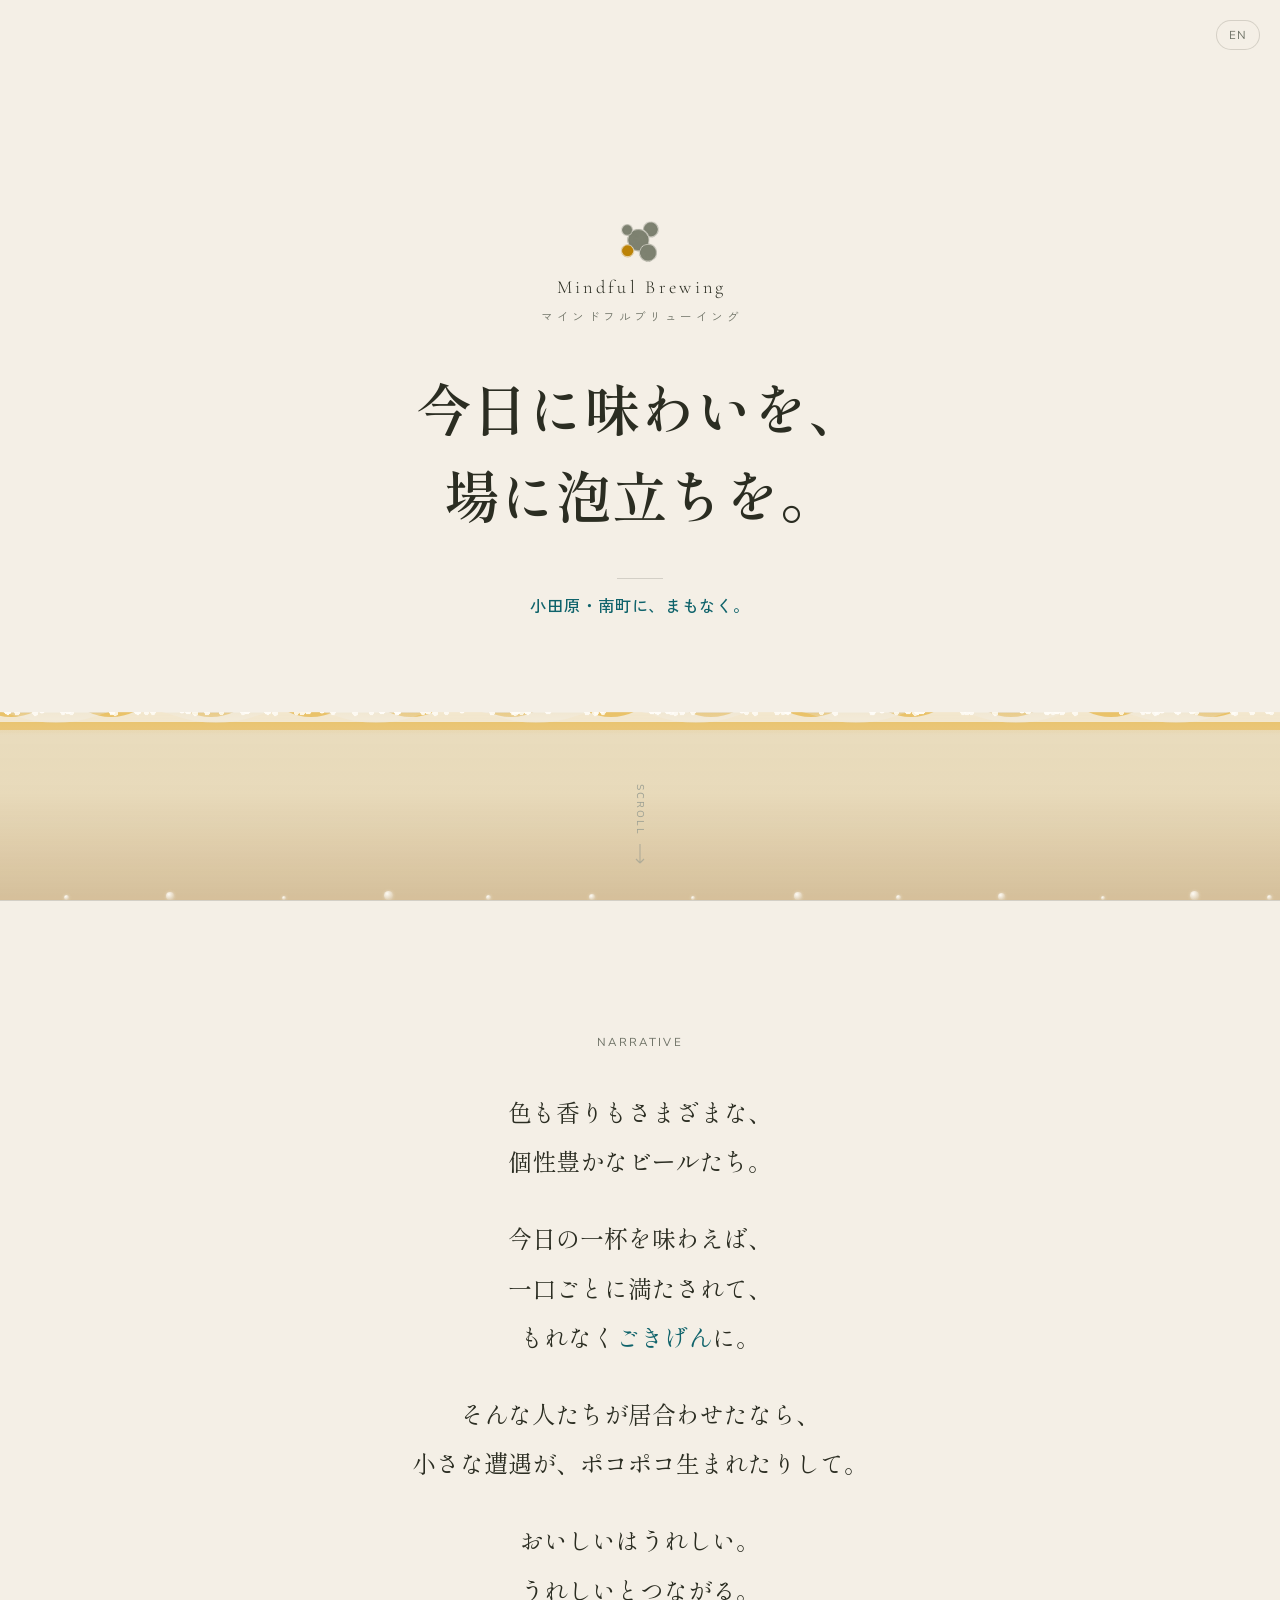
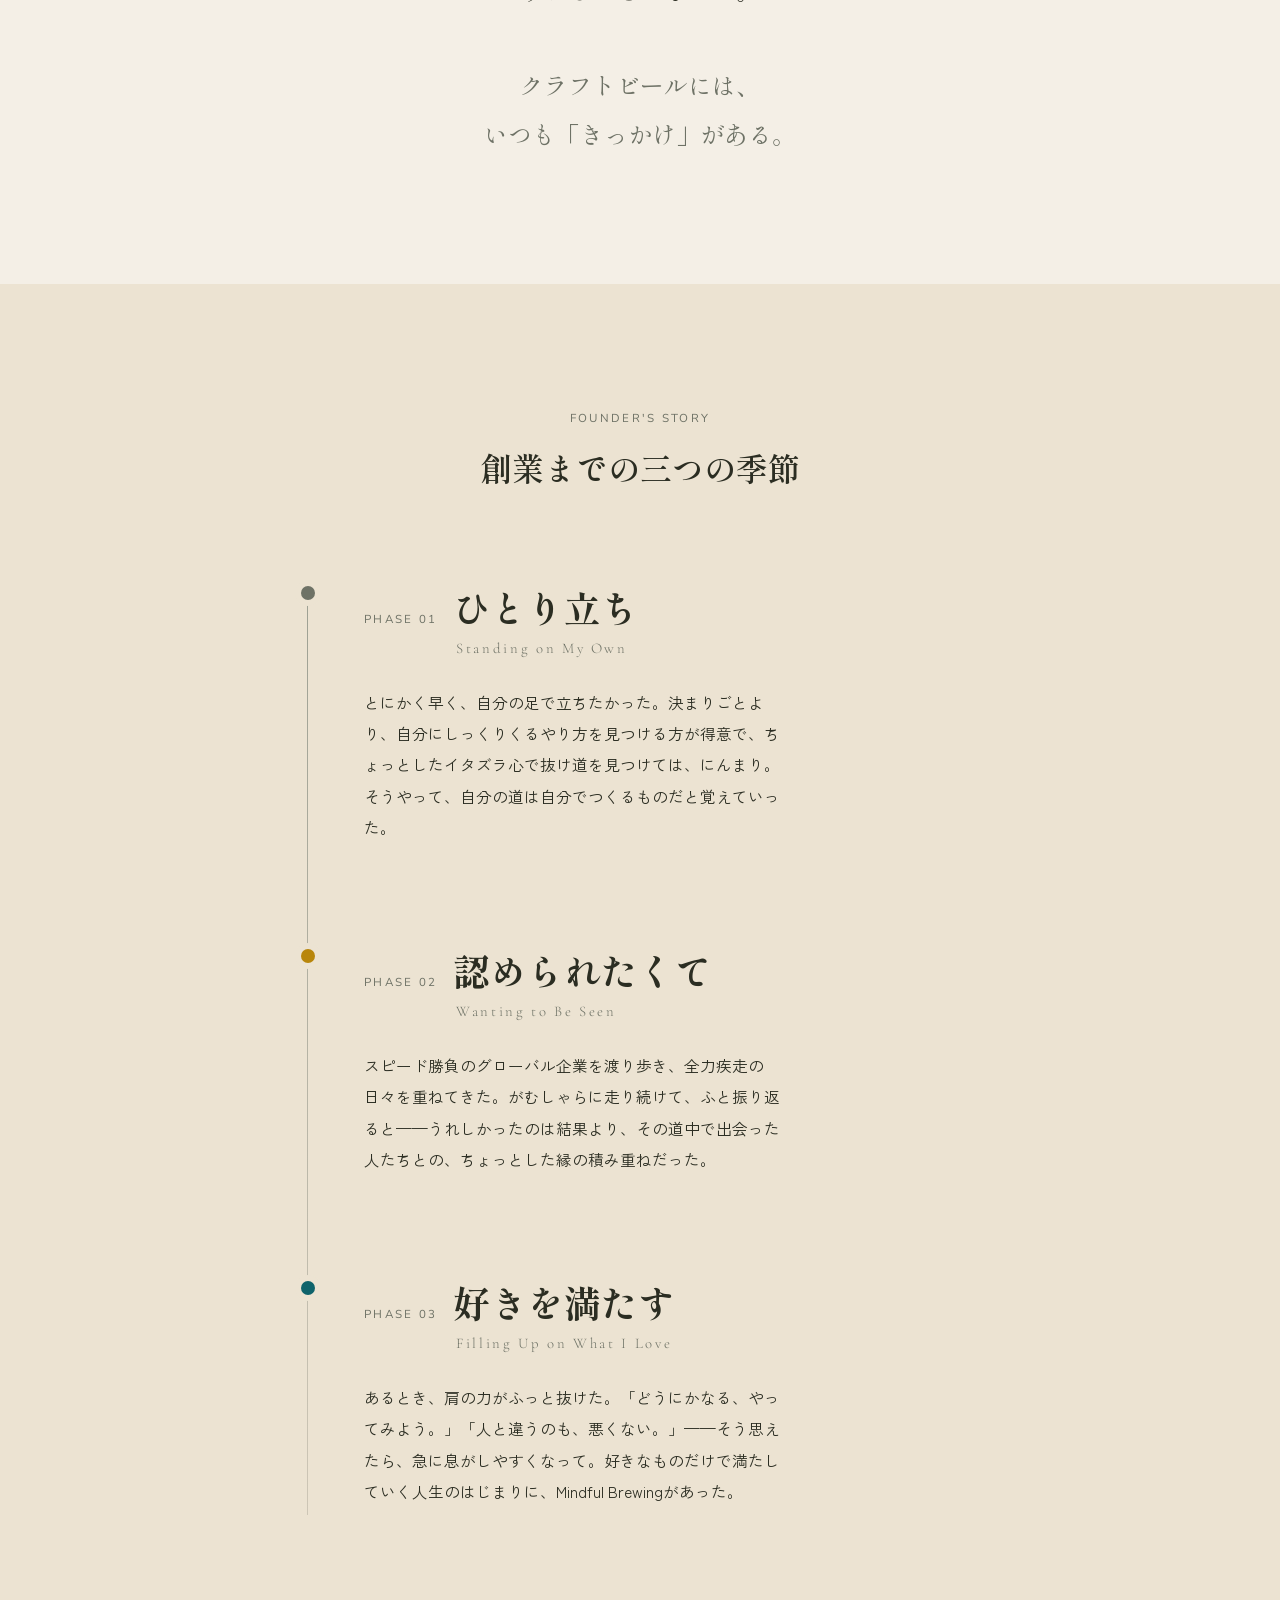
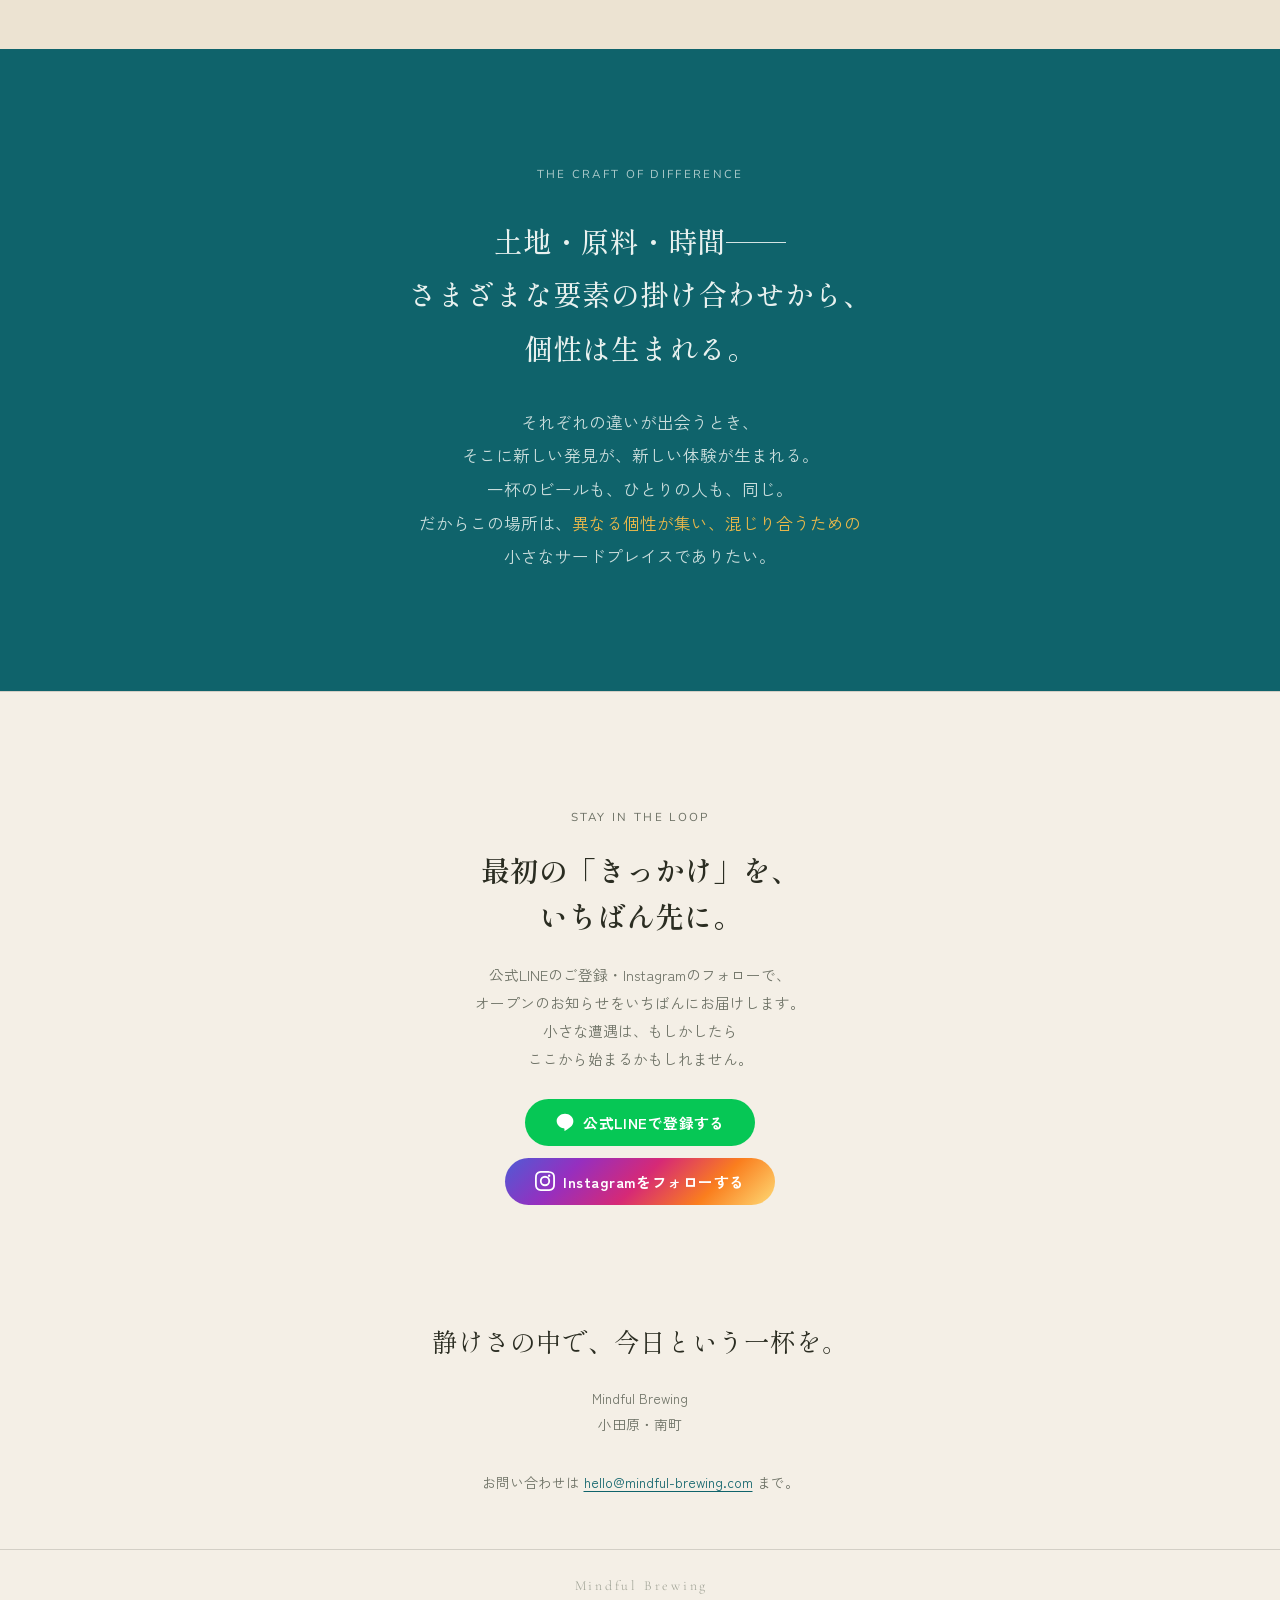
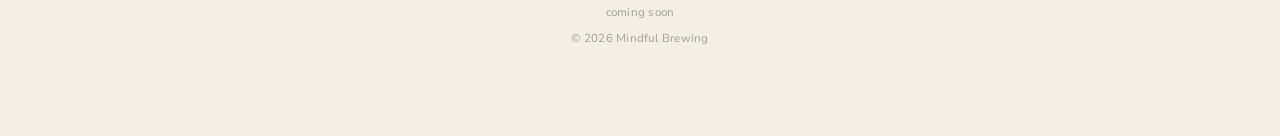
<file: index.html>
<!doctype html>
<html lang="ja">
<head>
<meta charset="utf-8">
<meta name="viewport" content="width=device-width,initial-scale=1,viewport-fit=cover">
<title>Mindful Brewing | 小田原・南町のクラフトビールタップルーム(オープン準備中)</title>
<meta name="description" content="今日に味わいを、場に泡立ちを。小田原・南町にオープン予定の、10席のクラフトビールルーム。">
<link rel="preconnect" href="https://fonts.googleapis.com">
<link rel="preconnect" href="https://fonts.gstatic.com" crossorigin>
<link href="https://fonts.googleapis.com/css2?family=Shippori+Mincho:wght@400;500;600;700;800&family=Zen+Kaku+Gothic+New:wght@300;400;500;700&family=Cormorant+Garamond:wght@300;400&family=Nunito+Sans:wght@300;400&display=swap" rel="stylesheet">
<link rel="stylesheet" href="assets/styles.css">
<link rel="icon" type="image/png" href="assets/favicon.png">
<!-- Google tag (gtag.js) -->
<script async src="https://www.googletagmanager.com/gtag/js?id=G-1BBQNWQM2M"></script>
<script>
  window.dataLayer = window.dataLayer || [];
  function gtag(){dataLayer.push(arguments);}
  gtag('js', new Date());
  gtag('config', 'G-1BBQNWQM2M');
</script>
<script type="application/ld+json">
{
  "@context": "https://schema.org",
  "@type": "BarOrPub",
  "name": "Mindful Brewing",
  "alternateName": "マインドフルブリューイング",
  "description": "神奈川県小田原市・南町にオープン準備中のクラフトビールタップルーム。カウンター10席の小さな空間で、個性豊かなクラフトビールとノンアルコールビール「Quiet IPA」を提供予定。",
  "url": "https://teaser.mindful-brewing.com/",
  "image": "https://teaser.mindful-brewing.com/assets/brand-mark.png",
  "address": {
    "@type": "PostalAddress",
    "streetAddress": "南町2丁目2-17",
    "addressLocality": "小田原市",
    "addressRegion": "神奈川県",
    "postalCode": "250-0013",
    "addressCountry": "JP"
  },
  "sameAs": [
    "https://www.instagram.com/mindful_brewing",
    "https://line.me/R/ti/p/@970zmoja"
  ]
}
</script>
</head>
<body>

<a href="en/" class="lang-switch">EN</a>

<!-- POUR (scroll-linked beer fill background) -->
<div class="pour-fill" aria-hidden="true" data-active="true">
  <div class="pour-wave back"></div>
  <div class="pour-wave front"></div>
  <div class="pour-foam"></div>
  <div class="pour-bubble" style="--bx:5%;  --bs:5px; --bdur:6.2s; --bdelay:0s;    --bwob:6px;"></div>
  <div class="pour-bubble" style="--bx:13%; --bs:8px; --bdur:7.8s; --bdelay:1.1s; --bwob:10px;"></div>
  <div class="pour-bubble" style="--bx:22%; --bs:4px; --bdur:5.4s; --bdelay:2.6s; --bwob:5px;"></div>
  <div class="pour-bubble" style="--bx:30%; --bs:9px; --bdur:8.6s; --bdelay:0.4s; --bwob:12px;"></div>
  <div class="pour-bubble" style="--bx:38%; --bs:5px; --bdur:6.8s; --bdelay:3.3s; --bwob:7px;"></div>
  <div class="pour-bubble" style="--bx:46%; --bs:6px; --bdur:7.1s; --bdelay:1.8s; --bwob:9px;"></div>
  <div class="pour-bubble" style="--bx:54%; --bs:4px; --bdur:5.9s; --bdelay:0.9s; --bwob:5px;"></div>
  <div class="pour-bubble" style="--bx:62%; --bs:8px; --bdur:8.1s; --bdelay:2.2s; --bwob:11px;"></div>
  <div class="pour-bubble" style="--bx:70%; --bs:5px; --bdur:6.5s; --bdelay:3.8s; --bwob:6px;"></div>
  <div class="pour-bubble" style="--bx:78%; --bs:7px; --bdur:7.4s; --bdelay:1.6s; --bwob:9px;"></div>
  <div class="pour-bubble" style="--bx:86%; --bs:4px; --bdur:5.7s; --bdelay:2.9s; --bwob:5px;"></div>
  <div class="pour-bubble" style="--bx:93%; --bs:9px; --bdur:8.3s; --bdelay:0.7s; --bwob:13px;"></div>
  <div class="pour-bubble" style="--bx:99%; --bs:5px; --bdur:6.9s; --bdelay:3.5s; --bwob:6px;"></div>
</div>

<!-- HERO -->
<section class="hero">
  <div class="wrap hero-inner">
    <div class="mark fade-in fade-in-1">
      <img class="brand-mark" src="assets/brand-mark.png" alt="Mindful Brewing 泡ロゴ — 5つの泡が円形に重なるシンボルマーク">
      <div class="mark-en">Mindful Brewing</div>
      <div class="mark-jp">マインドフルブリューイング</div>
    </div>

    <h1 class="vision serif fade-in fade-in-2">今日に味わいを、<br>場に泡立ちを。</h1>

    <div class="coming-soon fade-in fade-in-3">
      <div class="rule"></div>
      <div class="coming-soon-line">小田原・南町に、まもなく。</div>
    </div>
  </div>
  <div class="scroll-cue fade-in fade-in-4" aria-hidden="true">
    <span>SCROLL</span>
    <svg width="10" height="20" viewBox="0 0 10 20" fill="none"><path d="M5 0V19M5 19L1 15M5 19L9 15" stroke="currentColor" stroke-width="1.1"/></svg>
  </div>
</section>

<!-- NARRATIVE -->
<section class="narrative">
  <div class="wrap narrative-inner">
    <div class="narrative-kicker">
      <span class="kicker">NARRATIVE</span>
    </div>
    <p>色も香りもさまざまな、<br>個性豊かなビールたち。</p>
    <p>今日の一杯を味わえば、<br>一口ごとに満たされて、<br>もれなく<span class="em">ごきげん</span>に。</p>
    <p>そんな人たちが居合わせたなら、<br>小さな遭遇が、ポコポコ生まれたりして。</p>
    <p>おいしいはうれしい。<br>うれしいとつながる。</p>
    <p class="thesis-line">クラフトビールには、<br>いつも「きっかけ」がある。</p>
  </div>
</section>

<!-- FOUNDER STORY -->
<section class="founder">
  <div class="wrap">
    <div class="founder-head">
      <span class="kicker">FOUNDER'S STORY</span>
      <h2 class="serif">創業までの三つの季節</h2>
    </div>
    <div class="timeline">
      <div class="phase">
        <div class="phase-node"><span class="phase-dot" style="background: var(--rikyu);"></span></div>
        <div class="phase-body">
          <div class="phase-label">
            <span class="phase-num">PHASE 01</span>
            <span class="phase-label-text">
              <span class="phase-kanji serif">ひとり立ち</span>
              <span class="phase-en en-display">Standing on My Own</span>
            </span>
          </div>
          <p class="phase-text">とにかく早く、自分の足で立ちたかった。決まりごとより、自分にしっくりくるやり方を見つける方が得意で、ちょっとしたイタズラ心で抜け道を見つけては、にんまり。そうやって、自分の道は自分でつくるものだと覚えていった。</p>
        </div>
      </div>
      <div class="phase">
        <div class="phase-node"><span class="phase-dot" style="background: var(--kohaku);"></span></div>
        <div class="phase-body">
          <div class="phase-label">
            <span class="phase-num">PHASE 02</span>
            <span class="phase-label-text">
              <span class="phase-kanji serif">認められたくて</span>
              <span class="phase-en en-display">Wanting to Be Seen</span>
            </span>
          </div>
          <p class="phase-text">スピード勝負のグローバル企業を渡り歩き、全力疾走の日々を重ねてきた。がむしゃらに走り続けて、ふと振り返ると——うれしかったのは結果より、その道中で出会った人たちとの、ちょっとした縁の積み重ねだった。</p>
        </div>
      </div>
      <div class="phase">
        <div class="phase-node"><span class="phase-dot" style="background: var(--nagiai);"></span></div>
        <div class="phase-body">
          <div class="phase-label">
            <span class="phase-num">PHASE 03</span>
            <span class="phase-label-text">
              <span class="phase-kanji serif">好きを満たす</span>
              <span class="phase-en en-display">Filling Up on What I Love</span>
            </span>
          </div>
          <p class="phase-text">あるとき、肩の力がふっと抜けた。「どうにかなる、やってみよう。」「人と違うのも、悪くない。」——そう思えたら、急に息がしやすくなって。好きなものだけで満たしていく人生のはじまりに、Mindful Brewingがあった。</p>
        </div>
      </div>
    </div>
  </div>
</section>

<!-- THESIS -->
<section class="thesis">
  <div class="wrap thesis-inner">
    <span class="kicker">THE CRAFT OF DIFFERENCE</span>
    <p>土地・原料・時間——<br>さまざまな要素の掛け合わせから、<br>個性は生まれる。</p>
    <p class="sub">それぞれの違いが出会うとき、<br>そこに新しい発見が、新しい体験が生まれる。<br>一杯のビールも、ひとりの人も、同じ。<br>だからこの場所は、<span class="accent">異なる個性が集い、混じり合うための</span><br>小さなサードプレイスでありたい。</p>
  </div>
</section>

<!-- SIGNUP -->
<section class="signup">
  <div class="wrap signup-inner">
    <span class="kicker">STAY IN THE LOOP</span>
    <h2 class="serif signup-heading">最初の<span style="white-space:nowrap;">「きっかけ」</span>を、<br>いちばん先に。</h2>
    <p class="signup-sub">公式LINEのご登録・Instagramのフォローで、<br>オープンのお知らせをいちばんにお届けします。<br>小さな遭遇は、もしかしたら<br>ここから始まるかもしれません。</p>
    <div class="signup-actions">
      <a href="https://line.me/R/ti/p/@970zmoja" class="line-button" target="_blank" rel="noopener">
        <svg class="line-icon" width="20" height="20" viewBox="0 0 24 24" aria-hidden="true"><path fill="currentColor" d="M12 2C6.48 2 2 5.94 2 10.8c0 4.38 3.58 8.02 8.44 8.72.33.07.78.22.9.5.1.26.07.66.03.92l-.15.9c-.04.26-.2 1.02.9.56 1.1-.47 5.9-3.47 8.05-5.94C21.68 14.5 22 12.7 22 10.8 22 5.94 17.52 2 12 2Z"/></svg>
        公式LINEで登録する
      </a>
      <!-- TODO: ブロードキャストチャンネル開設後、そちらの招待リンクに差し替える(現在はプロフィールへのフォローリンク) -->
      <a href="https://www.instagram.com/mindful_brewing" class="instagram-button" target="_blank" rel="noopener">
        <svg class="instagram-icon" width="20" height="20" viewBox="0 0 24 24" aria-hidden="true"><path fill="currentColor" d="M12 2.16c3.2 0 3.58.01 4.85.07 1.17.05 1.8.25 2.23.41.56.22.96.48 1.38.9.42.42.68.82.9 1.38.16.42.36 1.06.41 2.23.06 1.27.07 1.65.07 4.85s-.01 3.58-.07 4.85c-.05 1.17-.25 1.8-.41 2.23-.22.56-.48.96-.9 1.38-.42.42-.82.68-1.38.9-.42.16-1.06.36-2.23.41-1.27.06-1.65.07-4.85.07s-3.58-.01-4.85-.07c-1.17-.05-1.8-.25-2.23-.41-.56-.22-.96-.48-1.38-.9-.42-.42-.68-.82-.9-1.38-.16-.42-.36-1.06-.41-2.23-.06-1.27-.07-1.65-.07-4.85s.01-3.58.07-4.85c.05-1.17.25-1.8.41-2.23.22-.56.48-.96.9-1.38.42-.42.82-.68 1.38-.9.42-.16 1.06-.36 2.23-.41 1.27-.06 1.65-.07 4.85-.07ZM12 0C8.74 0 8.33.01 7.05.07c-1.28.06-2.15.26-2.91.56-.79.31-1.46.72-2.13 1.38-.66.67-1.07 1.34-1.38 2.13-.3.76-.5 1.63-.56 2.91C.01 8.33 0 8.74 0 12s.01 3.67.07 4.95c.06 1.28.26 2.15.56 2.91.31.79.72 1.46 1.38 2.13.67.66 1.34 1.07 2.13 1.38.76.3 1.63.5 2.91.56C8.33 23.99 8.74 24 12 24s3.67-.01 4.95-.07c1.28-.06 2.15-.26 2.91-.56.79-.31 1.46-.72 2.13-1.38.66-.67 1.07-1.34 1.38-2.13.3-.76.5-1.63.56-2.91.06-1.28.07-1.69.07-4.95s-.01-3.67-.07-4.95c-.06-1.28-.26-2.15-.56-2.91-.31-.79-.72-1.46-1.38-2.13C21.32 1.5 20.65 1.09 19.86.78c-.76-.3-1.63-.5-2.91-.56C15.67.01 15.26 0 12 0Zm0 5.84A6.16 6.16 0 1 0 12 18.16 6.16 6.16 0 0 0 12 5.84Zm0 10.16A4 4 0 1 1 12 8a4 4 0 0 1 0 8Zm6.41-10.4a1.44 1.44 0 1 1-2.88 0 1.44 1.44 0 0 1 2.88 0Z"/></svg>
        Instagramをフォローする
      </a>
    </div>  </div>
</section>

<!-- CLOSING -->
<section class="closing">
  <div class="wrap closing-inner">
    <div class="closing-line serif">静けさの中で、今日という一杯を。</div>
    <div class="closing-address">Mindful Brewing<br>小田原・南町</div>
    <p class="contact">お問い合わせは <a href="mailto:hello@mindful-brewing.com">hello@mindful-brewing.com</a> まで。</p>
  </div>
  <footer>
    <div class="footer-mark">Mindful Brewing</div>
    <div class="footer-note">coming soon</div>
    <div class="footer-note">&copy; 2026 Mindful Brewing</div>
  </footer>
</section>

<script src="assets/pour.js"></script>

</body>
</html>
</file>
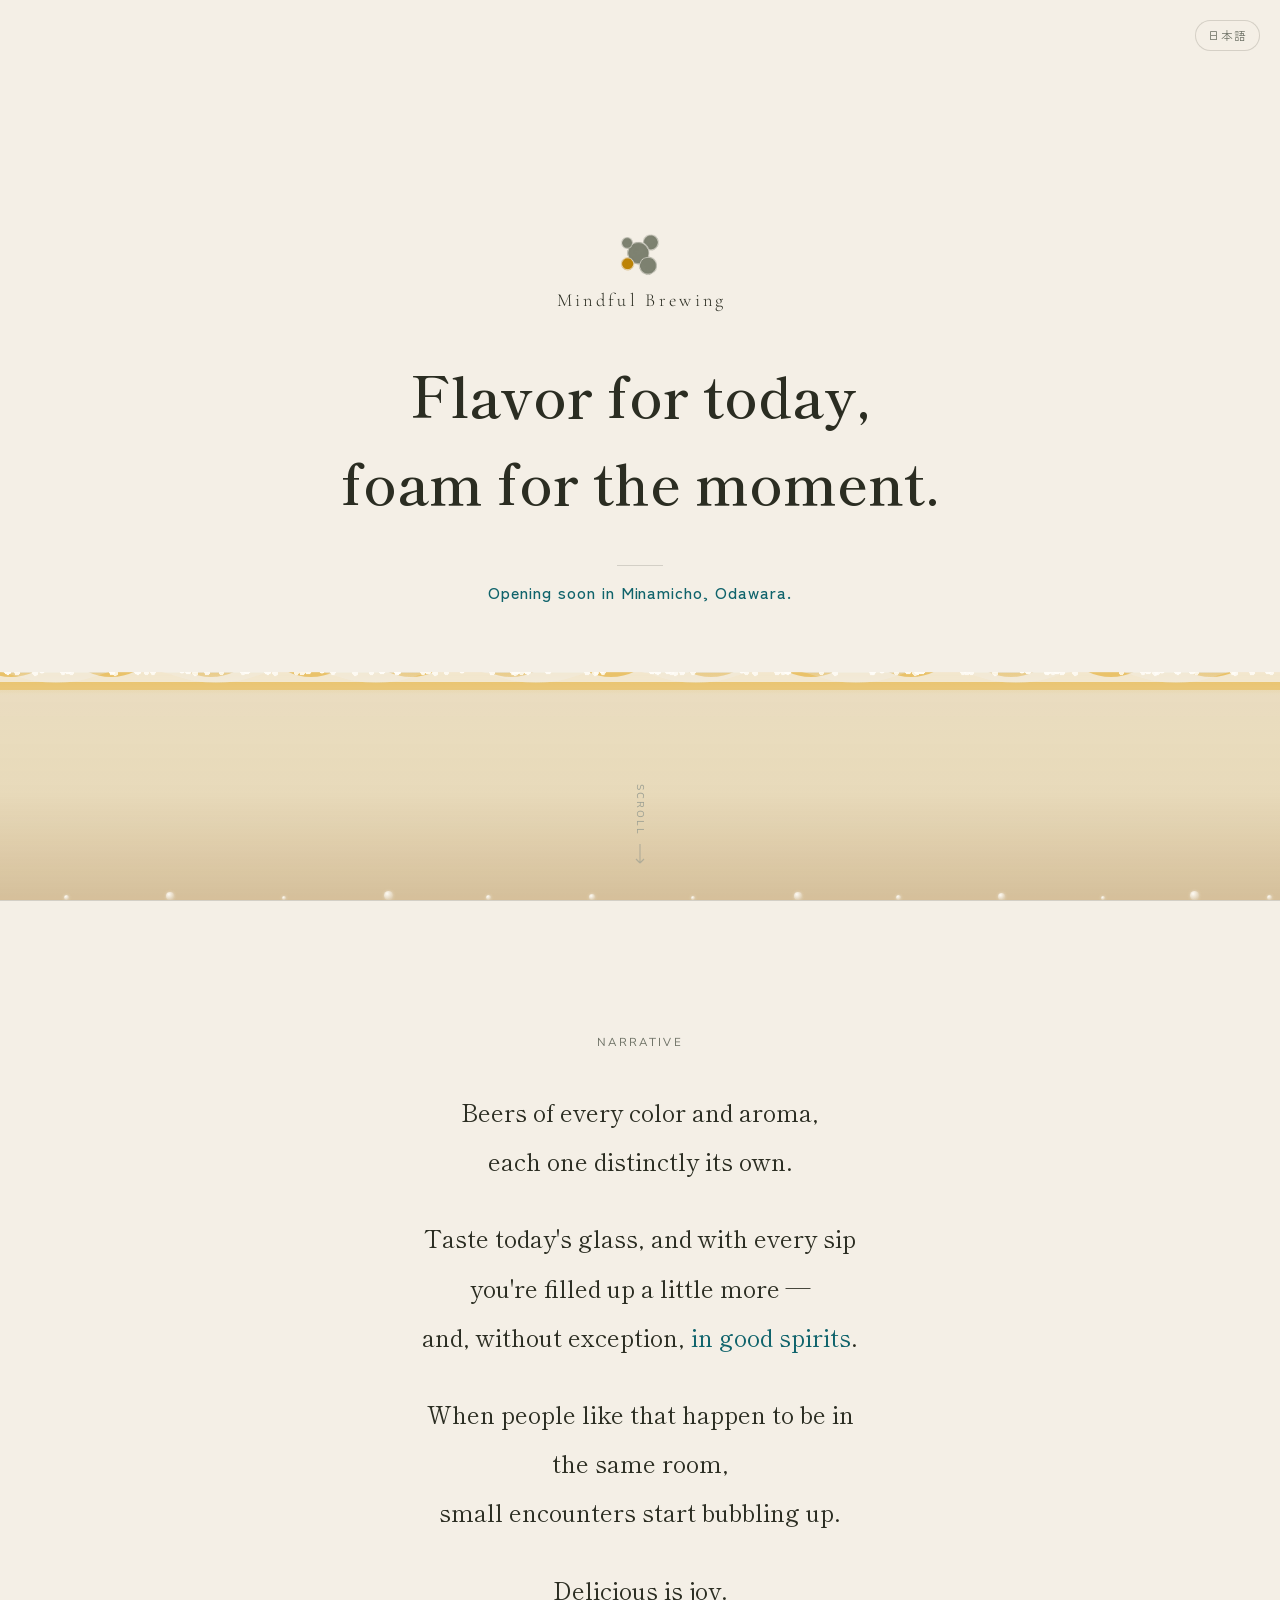
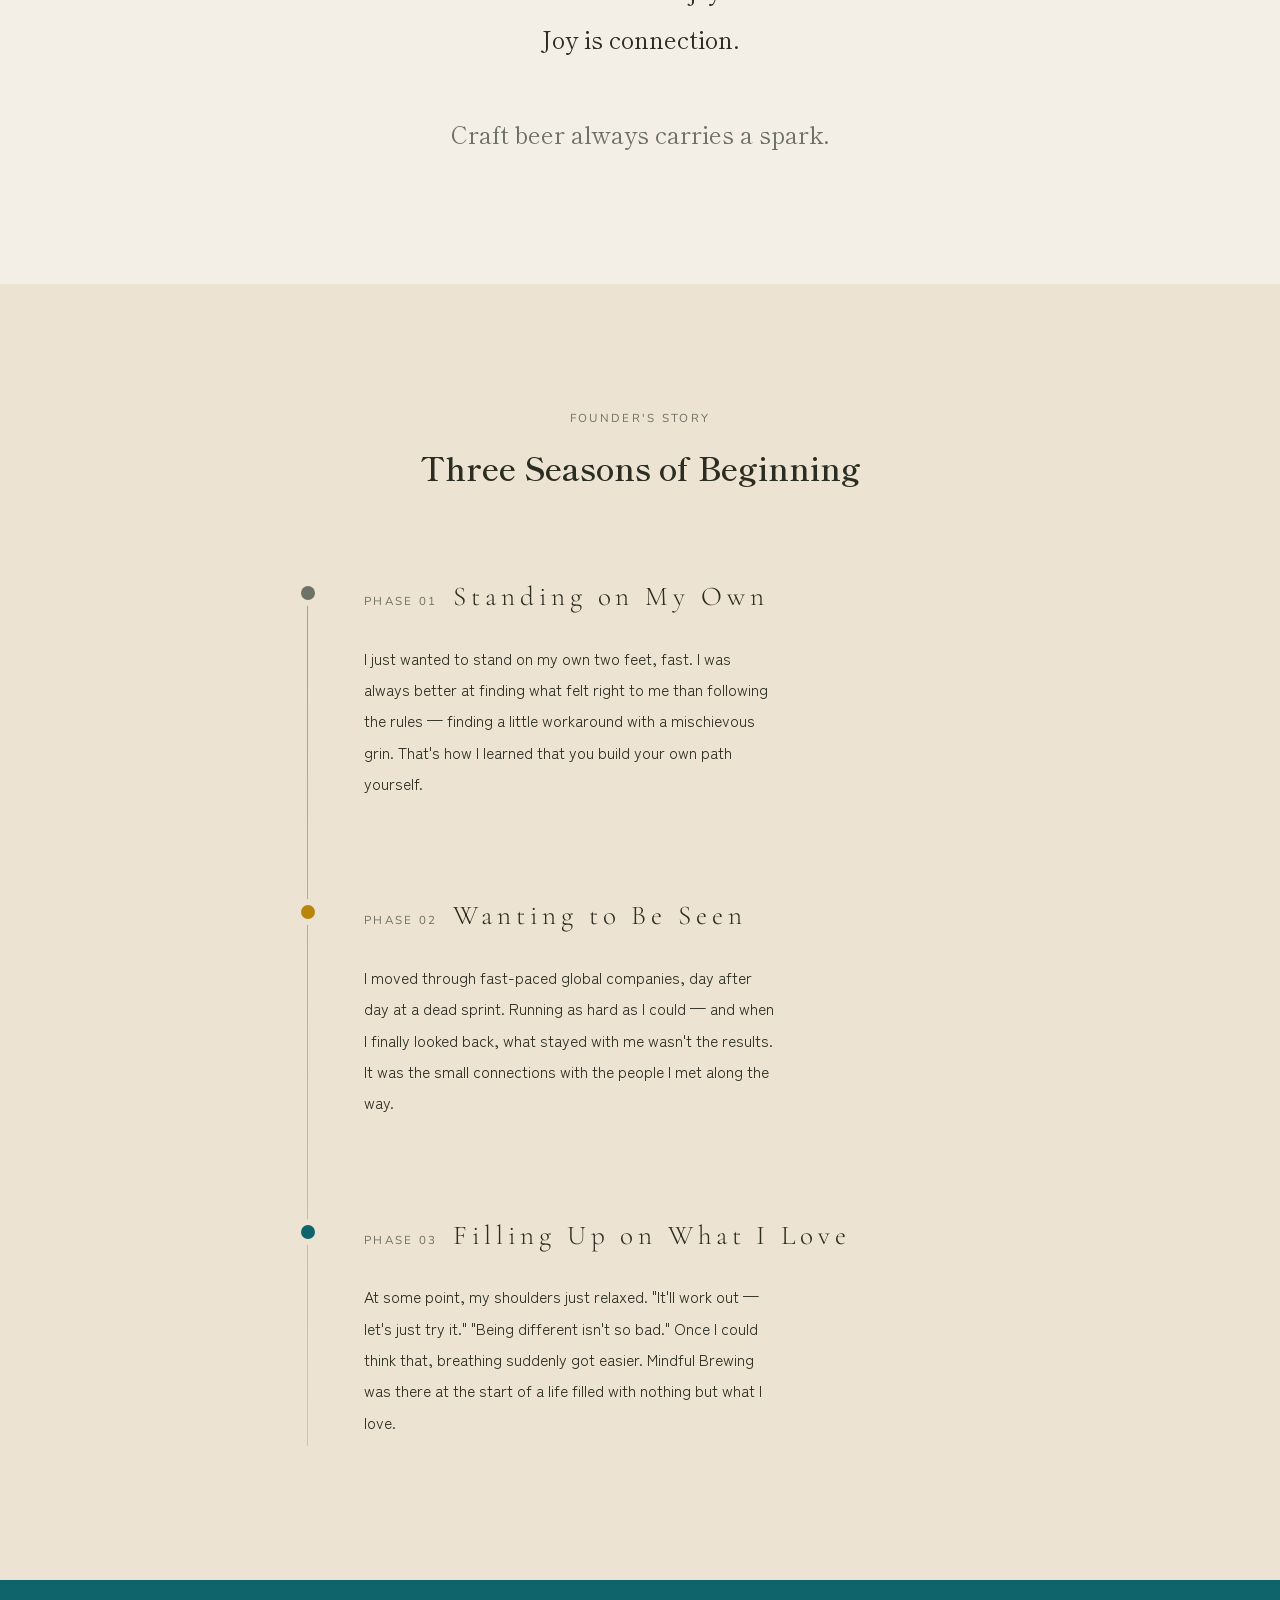
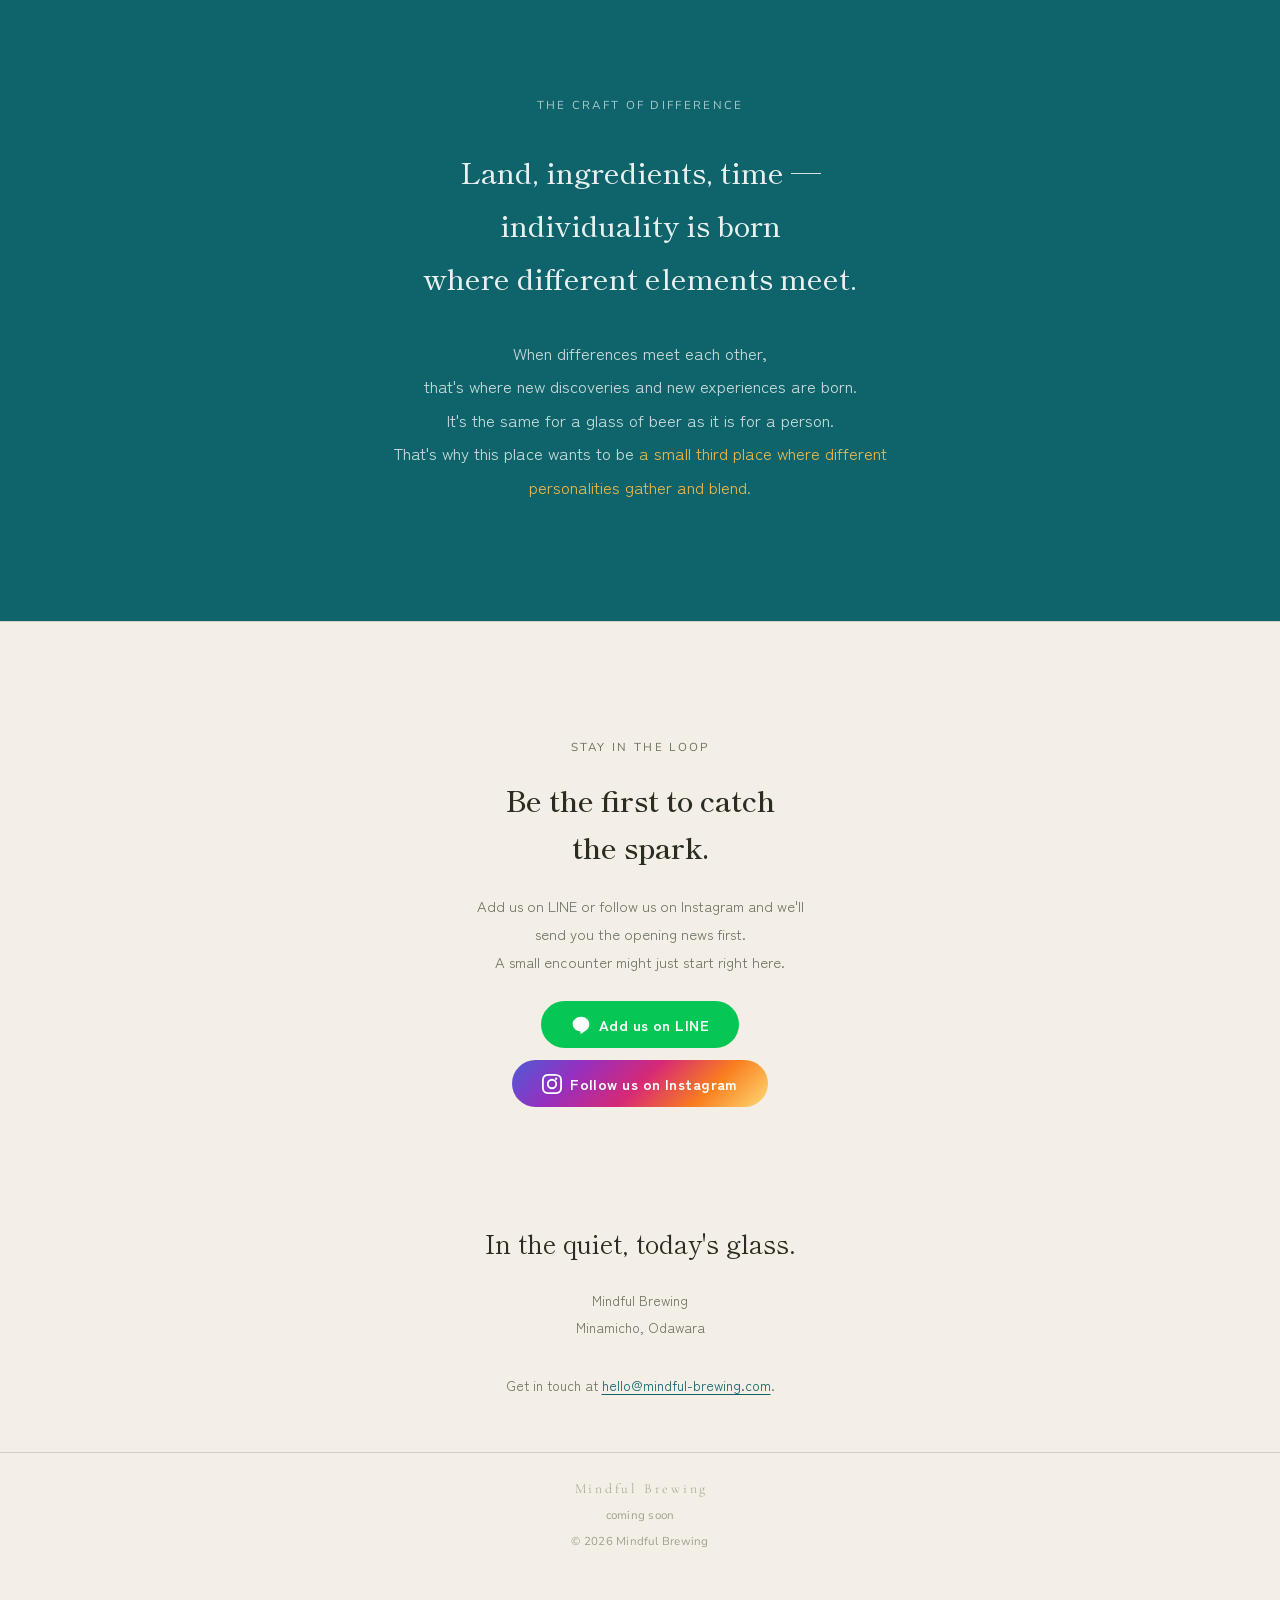
<file: en/index.html>
<!doctype html>
<html lang="en">
<head>
<meta charset="utf-8">
<meta name="viewport" content="width=device-width,initial-scale=1,viewport-fit=cover">
<title>Mindful Brewing | Craft Beer Taproom in Odawara, Japan (Opening Soon)</title>
<meta name="description" content="Flavor for today, foam for the moment. A 10-seat craft beer room opening soon in Minamicho, Odawara.">
<link rel="preconnect" href="https://fonts.googleapis.com">
<link rel="preconnect" href="https://fonts.gstatic.com" crossorigin>
<link href="https://fonts.googleapis.com/css2?family=Shippori+Mincho:wght@400;500;600;700;800&family=Zen+Kaku+Gothic+New:wght@300;400;500;700&family=Cormorant+Garamond:wght@300;400&family=Nunito+Sans:wght@300;400&display=swap" rel="stylesheet">
<link rel="stylesheet" href="../assets/styles.css">
<link rel="icon" type="image/png" href="../assets/favicon.png">
<!-- Google tag (gtag.js) -->
<script async src="https://www.googletagmanager.com/gtag/js?id=G-1BBQNWQM2M"></script>
<script>
  window.dataLayer = window.dataLayer || [];
  function gtag(){dataLayer.push(arguments);}
  gtag('js', new Date());
  gtag('config', 'G-1BBQNWQM2M');
</script>
<script type="application/ld+json">
{
  "@context": "https://schema.org",
  "@type": "BarOrPub",
  "name": "Mindful Brewing",
  "alternateName": "マインドフルブリューイング",
  "description": "A craft beer taproom opening soon in Minamicho, Odawara, Kanagawa. A 10-seat counter space serving distinctive craft beers and the non-alcoholic \"Quiet IPA\".",
  "url": "https://teaser.mindful-brewing.com/en/",
  "image": "https://teaser.mindful-brewing.com/assets/brand-mark.png",
  "address": {
    "@type": "PostalAddress",
    "streetAddress": "2-2-17 Minamicho",
    "addressLocality": "Odawara",
    "addressRegion": "Kanagawa",
    "postalCode": "250-0013",
    "addressCountry": "JP"
  },
  "sameAs": [
    "https://www.instagram.com/mindful_brewing",
    "https://line.me/R/ti/p/@970zmoja"
  ]
}
</script>
</head>
<body>

<a href="../" class="lang-switch">日本語</a>

<!-- POUR (scroll-linked beer fill background) -->
<div class="pour-fill" aria-hidden="true" data-active="true">
  <div class="pour-wave back"></div>
  <div class="pour-wave front"></div>
  <div class="pour-foam"></div>
  <div class="pour-bubble" style="--bx:5%;  --bs:5px; --bdur:6.2s; --bdelay:0s;    --bwob:6px;"></div>
  <div class="pour-bubble" style="--bx:13%; --bs:8px; --bdur:7.8s; --bdelay:1.1s; --bwob:10px;"></div>
  <div class="pour-bubble" style="--bx:22%; --bs:4px; --bdur:5.4s; --bdelay:2.6s; --bwob:5px;"></div>
  <div class="pour-bubble" style="--bx:30%; --bs:9px; --bdur:8.6s; --bdelay:0.4s; --bwob:12px;"></div>
  <div class="pour-bubble" style="--bx:38%; --bs:5px; --bdur:6.8s; --bdelay:3.3s; --bwob:7px;"></div>
  <div class="pour-bubble" style="--bx:46%; --bs:6px; --bdur:7.1s; --bdelay:1.8s; --bwob:9px;"></div>
  <div class="pour-bubble" style="--bx:54%; --bs:4px; --bdur:5.9s; --bdelay:0.9s; --bwob:5px;"></div>
  <div class="pour-bubble" style="--bx:62%; --bs:8px; --bdur:8.1s; --bdelay:2.2s; --bwob:11px;"></div>
  <div class="pour-bubble" style="--bx:70%; --bs:5px; --bdur:6.5s; --bdelay:3.8s; --bwob:6px;"></div>
  <div class="pour-bubble" style="--bx:78%; --bs:7px; --bdur:7.4s; --bdelay:1.6s; --bwob:9px;"></div>
  <div class="pour-bubble" style="--bx:86%; --bs:4px; --bdur:5.7s; --bdelay:2.9s; --bwob:5px;"></div>
  <div class="pour-bubble" style="--bx:93%; --bs:9px; --bdur:8.3s; --bdelay:0.7s; --bwob:13px;"></div>
  <div class="pour-bubble" style="--bx:99%; --bs:5px; --bdur:6.9s; --bdelay:3.5s; --bwob:6px;"></div>
</div>

<!-- HERO -->
<section class="hero">
  <div class="wrap hero-inner">
    <div class="mark fade-in fade-in-1">
      <img class="brand-mark" src="../assets/brand-mark.png" alt="Mindful Brewing mark — five overlapping bubbles arranged in a circle">
      <div class="mark-en">Mindful Brewing</div>
    </div>

    <h1 class="vision serif fade-in fade-in-2">Flavor for today,<br>foam for the moment.</h1>

    <div class="coming-soon fade-in fade-in-3">
      <div class="rule"></div>
      <div class="coming-soon-line">Opening soon in Minamicho, Odawara.</div>
    </div>
  </div>
  <div class="scroll-cue fade-in fade-in-4" aria-hidden="true">
    <span>SCROLL</span>
    <svg width="10" height="20" viewBox="0 0 10 20" fill="none"><path d="M5 0V19M5 19L1 15M5 19L9 15" stroke="currentColor" stroke-width="1.1"/></svg>
  </div>
</section>

<!-- NARRATIVE -->
<section class="narrative">
  <div class="wrap narrative-inner">
    <div class="narrative-kicker">
      <span class="kicker">NARRATIVE</span>
    </div>
    <p>Beers of every color and aroma,<br>each one distinctly its own.</p>
    <p>Taste today's glass, and with every sip<br>you're filled up a little more —<br>and, without exception, <span class="em">in good spirits</span>.</p>
    <p>When people like that happen to be in the same room,<br>small encounters start bubbling up.</p>
    <p>Delicious is joy.<br>Joy is connection.</p>
    <p class="thesis-line">Craft beer always carries a spark.</p>
  </div>
</section>

<!-- FOUNDER STORY -->
<section class="founder">
  <div class="wrap">
    <div class="founder-head">
      <span class="kicker">FOUNDER'S STORY</span>
      <h2 class="serif">Three Seasons of Beginning</h2>
    </div>
    <div class="timeline">
      <div class="phase">
        <div class="phase-node"><span class="phase-dot" style="background: var(--rikyu);"></span></div>
        <div class="phase-body">
          <div class="phase-label">
            <span class="phase-num">PHASE 01</span>
            <span class="phase-label-text">
              <span class="phase-en en-display" style="font-size: clamp(1.3rem, 2.6vw, 1.7rem); color: var(--ink); text-indent: 0;">Standing on My Own</span>
            </span>
          </div>
          <p class="phase-text">I just wanted to stand on my own two feet, fast. I was always better at finding what felt right to me than following the rules — finding a little workaround with a mischievous grin. That's how I learned that you build your own path yourself.</p>
        </div>
      </div>
      <div class="phase">
        <div class="phase-node"><span class="phase-dot" style="background: var(--kohaku);"></span></div>
        <div class="phase-body">
          <div class="phase-label">
            <span class="phase-num">PHASE 02</span>
            <span class="phase-label-text">
              <span class="phase-en en-display" style="font-size: clamp(1.3rem, 2.6vw, 1.7rem); color: var(--ink); text-indent: 0;">Wanting to Be Seen</span>
            </span>
          </div>
          <p class="phase-text">I moved through fast-paced global companies, day after day at a dead sprint. Running as hard as I could — and when I finally looked back, what stayed with me wasn't the results. It was the small connections with the people I met along the way.</p>
        </div>
      </div>
      <div class="phase">
        <div class="phase-node"><span class="phase-dot" style="background: var(--nagiai);"></span></div>
        <div class="phase-body">
          <div class="phase-label">
            <span class="phase-num">PHASE 03</span>
            <span class="phase-label-text">
              <span class="phase-en en-display" style="font-size: clamp(1.3rem, 2.6vw, 1.7rem); color: var(--ink); text-indent: 0;">Filling Up on What I Love</span>
            </span>
          </div>
          <p class="phase-text">At some point, my shoulders just relaxed. "It'll work out — let's just try it." "Being different isn't so bad." Once I could think that, breathing suddenly got easier. Mindful Brewing was there at the start of a life filled with nothing but what I love.</p>
        </div>
      </div>
    </div>
  </div>
</section>

<!-- THESIS -->
<section class="thesis">
  <div class="wrap thesis-inner">
    <span class="kicker">THE CRAFT OF DIFFERENCE</span>
    <p>Land, ingredients, time —<br>individuality is born<br>where different elements meet.</p>
    <p class="sub">When differences meet each other,<br>that's where new discoveries and new experiences are born.<br>It's the same for a glass of beer as it is for a person.<br>That's why this place wants to be <span class="accent">a small third place where different personalities gather and blend.</span></p>
  </div>
</section>

<!-- SIGNUP -->
<section class="signup">
  <div class="wrap signup-inner">
    <span class="kicker">STAY IN THE LOOP</span>
    <h2 class="serif signup-heading">Be the first to catch<br>the spark.</h2>
    <p class="signup-sub">Add us on LINE or follow us on Instagram and we'll send you the opening news first.<br>A small encounter might just start right here.</p>
    <div class="signup-actions">
      <a href="https://line.me/R/ti/p/@970zmoja" class="line-button" target="_blank" rel="noopener">
        <svg class="line-icon" width="20" height="20" viewBox="0 0 24 24" aria-hidden="true"><path fill="currentColor" d="M12 2C6.48 2 2 5.94 2 10.8c0 4.38 3.58 8.02 8.44 8.72.33.07.78.22.9.5.1.26.07.66.03.92l-.15.9c-.04.26-.2 1.02.9.56 1.1-.47 5.9-3.47 8.05-5.94C21.68 14.5 22 12.7 22 10.8 22 5.94 17.52 2 12 2Z"/></svg>
        Add us on LINE
      </a>
      <!-- TODO: switch to the Broadcast Channel invite link once that's set up (currently a profile follow link) -->
      <a href="https://www.instagram.com/mindful_brewing" class="instagram-button" target="_blank" rel="noopener">
        <svg class="instagram-icon" width="20" height="20" viewBox="0 0 24 24" aria-hidden="true"><path fill="currentColor" d="M12 2.16c3.2 0 3.58.01 4.85.07 1.17.05 1.8.25 2.23.41.56.22.96.48 1.38.9.42.42.68.82.9 1.38.16.42.36 1.06.41 2.23.06 1.27.07 1.65.07 4.85s-.01 3.58-.07 4.85c-.05 1.17-.25 1.8-.41 2.23-.22.56-.48.96-.9 1.38-.42.42-.82.68-1.38.9-.42.16-1.06.36-2.23.41-1.27.06-1.65.07-4.85.07s-3.58-.01-4.85-.07c-1.17-.05-1.8-.25-2.23-.41-.56-.22-.96-.48-1.38-.9-.42-.42-.68-.82-.9-1.38-.16-.42-.36-1.06-.41-2.23-.06-1.27-.07-1.65-.07-4.85s.01-3.58.07-4.85c.05-1.17.25-1.8.41-2.23.22-.56.48-.96.9-1.38.42-.42.82-.68 1.38-.9.42-.16 1.06-.36 2.23-.41 1.27-.06 1.65-.07 4.85-.07ZM12 0C8.74 0 8.33.01 7.05.07c-1.28.06-2.15.26-2.91.56-.79.31-1.46.72-2.13 1.38-.66.67-1.07 1.34-1.38 2.13-.3.76-.5 1.63-.56 2.91C.01 8.33 0 8.74 0 12s.01 3.67.07 4.95c.06 1.28.26 2.15.56 2.91.31.79.72 1.46 1.38 2.13.67.66 1.34 1.07 2.13 1.38.76.3 1.63.5 2.91.56C8.33 23.99 8.74 24 12 24s3.67-.01 4.95-.07c1.28-.06 2.15-.26 2.91-.56.79-.31 1.46-.72 2.13-1.38.66-.67 1.07-1.34 1.38-2.13.3-.76.5-1.63.56-2.91.06-1.28.07-1.69.07-4.95s-.01-3.67-.07-4.95c-.06-1.28-.26-2.15-.56-2.91-.31-.79-.72-1.46-1.38-2.13C21.32 1.5 20.65 1.09 19.86.78c-.76-.3-1.63-.5-2.91-.56C15.67.01 15.26 0 12 0Zm0 5.84A6.16 6.16 0 1 0 12 18.16 6.16 6.16 0 0 0 12 5.84Zm0 10.16A4 4 0 1 1 12 8a4 4 0 0 1 0 8Zm6.41-10.4a1.44 1.44 0 1 1-2.88 0 1.44 1.44 0 0 1 2.88 0Z"/></svg>
        Follow us on Instagram
      </a>
    </div>  </div>
</section>

<!-- CLOSING -->
<section class="closing">
  <div class="wrap closing-inner">
    <div class="closing-line serif">In the quiet, today's glass.</div>
    <div class="closing-address">Mindful Brewing<br>Minamicho, Odawara</div>
    <p class="contact">Get in touch at <a href="mailto:hello@mindful-brewing.com">hello@mindful-brewing.com</a>.</p>
  </div>
  <footer>
    <div class="footer-mark">Mindful Brewing</div>
    <div class="footer-note">coming soon</div>
    <div class="footer-note">&copy; 2026 Mindful Brewing</div>
  </footer>
</section>

<script src="../assets/pour.js"></script>

</body>
</html>
</file>
<file: assets/styles.css>
:root {
  color-scheme: light;
  --kinari: #F4EFE6;
  --kinari-deep: #ECE3D2;
  --rikyu: #6E7266;
  --rikyu-soft: #9DA093;
  --ink: #2B2D22;
  --kohaku: #B8860B;
  --nagiai: #0F636B;
  --nagiai-ink: #E8F1EF;
  --akaneai: #C1472F;
  --hairline: rgba(43, 45, 34, 0.16);
  --font-jp-serif: "Shippori Mincho", "Hiragino Mincho ProN", serif;
  --font-jp-sans: "Zen Kaku Gothic New", "Hiragino Sans", "Yu Gothic", sans-serif;
  --font-en-display: "Cormorant Garamond", "Shippori Mincho", serif;
  --font-en-body: "Nunito Sans", "Zen Kaku Gothic New", sans-serif;
}

* { box-sizing: border-box; }

html, body {
  margin: 0;
  padding: 0;
  background: var(--kinari);
  color: var(--ink);
  font-family: var(--font-jp-sans);
  -webkit-font-smoothing: antialiased;
  text-rendering: optimizeLegibility;
}

img { max-width: 100%; }

a { color: var(--nagiai); text-decoration: underline; text-underline-offset: 3px; }
a:hover { color: var(--akaneai); }

.serif { font-family: var(--font-jp-serif); }
.en-display { font-family: var(--font-en-display); font-weight: 300; }
.en-body { font-family: var(--font-en-body); font-weight: 400; }

h1, h2, h3 { text-wrap: balance; margin: 0; }

.kicker {
  font-family: var(--font-en-body);
  font-size: 0.72rem;
  letter-spacing: 0.2em;
  color: var(--rikyu);
  font-weight: 400;
}

@media (prefers-reduced-motion: no-preference) {
  .fade-in {
    animation: fadeUp 1.1s cubic-bezier(.2,.7,.3,1) both;
  }
  .fade-in-1 { animation-delay: .05s; }
  .fade-in-2 { animation-delay: .35s; }
  .fade-in-3 { animation-delay: .65s; }
  .fade-in-4 { animation-delay: .9s; }
  @keyframes fadeUp {
    from { opacity: 0; transform: translateY(14px); }
    to   { opacity: 1; transform: translateY(0); }
  }
}

.wrap {
  max-width: 1100px;
  margin: 0 auto;
  padding-left: 7vw;
  padding-right: 7vw;
}

/* ---------- LANGUAGE SWITCH ---------- */
.lang-switch {
  position: fixed;
  top: 20px;
  right: 20px;
  z-index: 10;
  font-family: var(--font-en-body);
  font-size: 0.72rem;
  letter-spacing: 0.1em;
  color: var(--rikyu);
  text-decoration: none;
  border: 1px solid var(--hairline);
  padding: 6px 12px;
  border-radius: 999px;
  background: rgba(244, 239, 230, 0.75);
  backdrop-filter: blur(3px);
}
.lang-switch:hover { color: var(--nagiai); }

/* ---------- HERO ---------- */
.hero {
  position: relative;
  min-height: 100svh;
  padding: 9vh 0 4vh;
  overflow: hidden;
  display: flex;
  flex-direction: column;
}
.hero-inner {
  position: relative;
  z-index: 2;
  flex: 1;
  display: flex;
  flex-direction: column;
  align-items: center;
  justify-content: center;
  gap: 40px;
  text-align: center;
}
.mark {
  display: flex;
  flex-direction: column;
  align-items: center;
  gap: 10px;
}
.brand-mark {
  display: block;
  width: clamp(60px, 8vw, 84px);
  height: auto;
  margin-bottom: 2px;
}
.mark-en {
  font-family: var(--font-en-display);
  font-weight: 300;
  font-size: 1.15rem;
  letter-spacing: 0.18em;
  text-indent: 0.18em;
  color: var(--ink);
}
.mark-jp {
  font-size: 0.72rem;
  letter-spacing: 0.3em;
  text-indent: 0.3em;
  color: var(--rikyu);
}

.vision {
  font-size: clamp(1.9rem, 5.6vw, 3.5rem);
  line-height: 1.55;
  font-weight: 600;
  max-width: 21ch;
}

.coming-soon {
  display: flex;
  flex-direction: column;
  align-items: center;
  gap: 14px;
}
.coming-soon-line {
  font-size: 1.02rem;
  letter-spacing: 0.06em;
  color: var(--nagiai);
  font-weight: 500;
}
.rule {
  width: 46px;
  height: 1px;
  background: var(--hairline);
}
.address {
  font-size: 0.86rem;
  color: var(--rikyu);
  letter-spacing: 0.03em;
  line-height: 1.9;
}

.scroll-cue {
  display: flex;
  flex-direction: column;
  align-items: center;
  gap: 8px;
  margin-top: 32px;
  color: var(--rikyu-soft);
}
.scroll-cue span {
  font-family: var(--font-en-body);
  writing-mode: vertical-rl;
  font-size: 0.62rem;
  letter-spacing: 0.2em;
  font-weight: 400;
}
.scroll-cue svg { opacity: 0.7; }

/* ---------- NARRATIVE ---------- */
.narrative {
  position: relative;
  z-index: 1;
  padding: 14vh 0;
  border-top: 1px solid var(--hairline);
}
.narrative-inner {
  max-width: 640px;
  margin: 0 auto;
  display: flex;
  flex-direction: column;
  gap: 28px;
}
.narrative-kicker {
  text-align: center;
  margin-bottom: 8px;
}
.narrative p {
  font-family: var(--font-jp-serif);
  font-size: clamp(1.15rem, 2.4vw, 1.5rem);
  line-height: 2.05;
  color: var(--ink);
  text-align: center;
  margin: 0;
}
.narrative .em {
  color: var(--nagiai);
}
.narrative .thesis-line {
  margin-top: 18px;
  color: var(--rikyu);
}

/* ---------- FOUNDER STORY ---------- */
.founder {
  position: relative;
  z-index: 1;
  padding: 14vh 0;
  background: var(--kinari-deep);
}
.founder-head {
  text-align: center;
  margin-bottom: 10vh;
  display: flex;
  flex-direction: column;
  align-items: center;
  gap: 18px;
}
.founder-head h2 {
  font-size: clamp(1.5rem, 3.2vw, 2rem);
  font-weight: 600;
}
.timeline {
  position: relative;
  max-width: 720px;
  margin: 0 auto;
  display: flex;
  flex-direction: column;
  gap: 0;
}
.timeline::before {
  content: "";
  position: absolute;
  left: 27px;
  top: 8px;
  bottom: 8px;
  width: 1px;
  background: linear-gradient(to bottom, var(--rikyu-soft), var(--hairline));
}
.phase {
  position: relative;
  display: grid;
  grid-template-columns: 56px 1fr;
  gap: 28px;
  padding: 42px 0;
}
.phase:first-child { padding-top: 0; }
.phase:last-child { padding-bottom: 0; }
.phase-node {
  position: relative;
  display: flex;
  justify-content: center;
  padding-top: 6px;
}
.phase-dot {
  width: 14px;
  height: 14px;
  border-radius: 50%;
  z-index: 1;
  box-shadow: 0 0 0 6px var(--kinari-deep);
}
.phase-body {
  display: flex;
  flex-direction: column;
  gap: 14px;
}
.phase-label {
  display: flex;
  align-items: baseline;
  gap: 16px;
}
.phase-num {
  font-family: var(--font-en-body);
  font-size: 0.72rem;
  letter-spacing: 0.2em;
  color: var(--rikyu);
  font-weight: 400;
}
.phase-label-text {
  display: flex;
  flex-direction: column;
  gap: 5px;
}
.phase-kanji {
  font-family: var(--font-jp-serif);
  font-size: clamp(1.7rem, 3.6vw, 2.3rem);
  font-weight: 700;
}
.phase-en {
  font-family: var(--font-en-display);
  font-weight: 300;
  font-size: 0.92rem;
  letter-spacing: 0.18em;
  text-indent: 0.18em;
  color: var(--rikyu);
}
.phase-text {
  font-size: 0.98rem;
  line-height: 2;
  color: var(--ink);
  max-width: 52ch;
}

/* ---------- THESIS ---------- */
.thesis {
  position: relative;
  z-index: 1;
  background: var(--nagiai);
  color: var(--nagiai-ink);
  padding: 13vh 0;
}
.thesis-inner {
  max-width: 760px;
  margin: 0 auto;
  display: flex;
  flex-direction: column;
  align-items: center;
  gap: 32px;
  text-align: center;
}
.thesis .kicker { color: rgba(232,241,239,0.72); }
.thesis p {
  font-family: var(--font-jp-serif);
  font-size: clamp(1.3rem, 2.8vw, 1.8rem);
  line-height: 1.85;
  font-weight: 500;
  margin: 0;
}
.thesis p.sub {
  font-family: var(--font-jp-sans);
  font-size: clamp(0.95rem, 1.6vw, 1.05rem);
  line-height: 2;
  font-weight: 400;
  color: rgba(232,241,239,0.86);
}
.thesis .accent { color: #E9B84A; }

/* ---------- SIGNUP ---------- */
.signup {
  position: relative;
  z-index: 1;
  padding: 13vh 0 6vh;
  border-top: 1px solid var(--hairline);
  text-align: center;
}
.signup-inner {
  max-width: 520px;
  margin: 0 auto;
  display: flex;
  flex-direction: column;
  align-items: center;
  gap: 22px;
}
.signup-heading {
  font-size: clamp(1.3rem, 2.8vw, 1.8rem);
  font-weight: 600;
  line-height: 1.6;
}
.signup-sub {
  font-size: 0.92rem;
  line-height: 1.9;
  color: var(--rikyu);
  margin: 0;
}
.signup-actions {
  display: flex;
  flex-wrap: wrap;
  justify-content: center;
  gap: 12px;
  margin-top: 4px;
}
.line-button,
.instagram-button {
  display: inline-flex;
  align-items: center;
  gap: 8px;
  padding: 13px 30px;
  color: #fff;
  border-radius: 999px;
  font-size: 0.92rem;
  font-weight: 600;
  letter-spacing: 0.03em;
  text-decoration: none;
  font-family: inherit;
  transition: filter .2s ease, transform .15s ease;
}
.line-button { background: #06C755; }
.line-button:hover {
  background: #05a648;
  color: #fff;
  transform: translateY(-1px);
}
.instagram-button {
  background: linear-gradient(135deg, #4f5bd5, #962fbf, #d62976, #fa7e1e, #feda75);
}
.instagram-button:hover {
  filter: brightness(0.92);
  color: #fff;
  transform: translateY(-1px);
}
.line-icon, .instagram-icon { flex: 0 0 auto; display: block; }
.signup-note {
  font-size: 0.74rem;
  color: var(--rikyu-soft);
  margin: 0;
}

/* ---------- CLOSING ---------- */
.closing {
  position: relative;
  z-index: 1;
  padding: 7vh 0 4vh;
  text-align: center;
}
.closing-inner {
  display: flex;
  flex-direction: column;
  align-items: center;
  gap: 26px;
  margin-bottom: 40px;
}
.closing-line {
  font-family: var(--font-jp-serif);
  font-size: clamp(1.2rem, 2.6vw, 1.6rem);
  color: var(--ink);
}
.closing-address {
  font-size: 0.86rem;
  color: var(--rikyu);
  line-height: 1.9;
}
.contact {
  font-size: 0.86rem;
  color: var(--rikyu);
  line-height: 1.9;
  margin-top: 6px;
}
.contact a {
  font-family: inherit;
  font-size: inherit;
  font-weight: 400;
  color: var(--nagiai);
}
footer {
  padding: 3vh 0 6vh;
  border-top: 1px solid var(--hairline);
  display: flex;
  flex-direction: column;
  align-items: center;
  gap: 10px;
}
.footer-mark {
  font-family: var(--font-en-display);
  font-weight: 300;
  font-size: 0.86rem;
  letter-spacing: 0.2em;
  text-indent: 0.2em;
  color: var(--rikyu-soft);
}
.footer-note {
  font-family: var(--font-en-body);
  font-size: 0.72rem;
  color: var(--rikyu-soft);
  letter-spacing: 0.02em;
  font-weight: 400;
}

@media (max-width: 640px) {
  .wrap { padding-left: 6vw; padding-right: 6vw; }
  .hero { padding: 8vh 0 9vh; }
  .phase { grid-template-columns: 40px 1fr; gap: 18px; }
  .timeline::before { left: 19px; }
  .phase-label { flex-direction: column; gap: 4px; align-items: flex-start; }
  .lang-switch { top: 14px; right: 14px; }
}

/* ---------- POUR (scroll-linked beer fill) ---------- */
.pour-fill {
  position: fixed;
  inset: 0;
  z-index: 0;
  pointer-events: none;
  clip-path: inset(calc(100% - var(--pour, 0%)) 0 0 0);
  background:
    linear-gradient(
      to top,
      rgba(154, 100, 9, 0.34) 0%,
      rgba(184, 134, 11, 0.20) 12%,
      rgba(184, 134, 11, 0.14) 35%,
      rgba(184, 134, 11, 0.05) 65%,
      rgba(184, 134, 11, 0) 100%
    );
}
.pour-fill::before {
  /* liquid surface sheen just under the wave line */
  content: "";
  position: absolute;
  left: 0;
  right: 0;
  top: calc(100% - var(--pour, 0%));
  height: 22px;
  background: linear-gradient(to bottom, rgba(233, 184, 74, 0.45), rgba(233, 184, 74, 0));
}
.pour-wave {
  position: absolute;
  left: -5%;
  right: -5%;
  top: calc(100% - var(--pour, 0%));
  background-repeat: repeat-x;
}
.pour-wave.back {
  height: 30px;
  opacity: 0.55;
  transform: translateY(-42%);
  background-image: url("data:image/svg+xml;utf8,<svg xmlns='http://www.w3.org/2000/svg' width='160' height='30' viewBox='0 0 160 30'><path d='M0,16 Q40,2 80,16 T160,16 L160,30 L0,30 Z' fill='%23E9B84A'/></svg>");
  background-size: 160px 30px;
  animation: wave-scroll-back 13s linear infinite;
}
.pour-wave.front {
  height: 22px;
  opacity: 0.8;
  transform: translateY(-58%);
  background-image: url("data:image/svg+xml;utf8,<svg xmlns='http://www.w3.org/2000/svg' width='100' height='22' viewBox='0 0 100 22'><path d='M0,11 Q25,-1 50,11 T100,11 L100,22 L0,22 Z' fill='%23F4EFE6'/></svg>");
  background-size: 100px 22px;
  animation: wave-scroll-front 6.5s linear infinite;
}
@keyframes wave-scroll-front { from { background-position-x: 0; } to { background-position-x: -100px; } }
@keyframes wave-scroll-back  { from { background-position-x: 0; } to { background-position-x: 160px; } }

.pour-foam {
  /* dense foam texture riding the wave line */
  position: absolute;
  left: 0;
  right: 0;
  top: calc(100% - var(--pour, 0%));
  height: 16px;
  transform: translateY(-62%);
  background-image:
    radial-gradient(circle at 6%  50%, rgba(255, 253, 248, 0.95) 0 3.6px, transparent 3.8px),
    radial-gradient(circle at 18% 60%, rgba(255, 253, 248, 0.85) 0 2.6px, transparent 2.8px),
    radial-gradient(circle at 30% 45%, rgba(255, 253, 248, 0.95) 0 3.2px, transparent 3.4px),
    radial-gradient(circle at 44% 62%, rgba(255, 253, 248, 0.8)  0 2.8px, transparent 3.0px),
    radial-gradient(circle at 57% 48%, rgba(255, 253, 248, 0.9)  0 3.4px, transparent 3.6px),
    radial-gradient(circle at 70% 58%, rgba(255, 253, 248, 0.85) 0 2.6px, transparent 2.8px),
    radial-gradient(circle at 83% 46%, rgba(255, 253, 248, 0.95) 0 3.6px, transparent 3.8px),
    radial-gradient(circle at 95% 60%, rgba(255, 253, 248, 0.8)  0 2.4px, transparent 2.6px);
  background-repeat: repeat-x;
  background-size:
    130px 16px, 95px 16px, 140px 16px, 80px 16px,
    120px 16px, 90px 16px, 135px 16px, 75px 16px;
  animation: foam-drift 8s linear infinite;
  filter: blur(0.2px);
}
@keyframes foam-drift {
  from { background-position: 0 0, 10px 0, 24px 0, 6px 0, 18px 0, 4px 0, 30px 0, 12px 0; }
  to   { background-position: 130px 0, -85px 0, 164px 0, -74px 0, 138px 0, -78px 0, 165px 0, -63px 0; }
}
.pour-bubble {
  position: absolute;
  left: var(--bx, 20%);
  bottom: 0;
  width: var(--bs, 6px);
  height: var(--bs, 6px);
  border-radius: 50%;
  background: radial-gradient(circle at 35% 30%, rgba(255, 253, 248, 0.95), rgba(244, 239, 230, 0.4) 65%, transparent 100%);
  box-shadow: 0 0 3px rgba(244, 239, 230, 0.55);
  opacity: 0;
  animation: bubble-rise var(--bdur, 7s) cubic-bezier(0.33, 0, 0.2, 1) infinite;
  animation-delay: var(--bdelay, 0s);
}
.pour-fill[data-active="true"] .pour-bubble { opacity: calc(var(--pour, 0%) / 100% * 0.85); }
@keyframes bubble-rise {
  0%   { transform: translate(0, 0) scale(0.6); opacity: 0; }
  8%   { opacity: 0.85; }
  30%  { transform: translate(calc(var(--bwob, 8px) * 1), -30vh) scale(1); }
  60%  { transform: translate(calc(var(--bwob, 8px) * -1), -60vh) scale(1.1); }
  85%  { opacity: 0.5; }
  100% { transform: translate(0, -92vh) scale(1.2); opacity: 0; }
}
@media (prefers-reduced-motion: reduce) {
  .pour-fill { clip-path: none !important; opacity: 0; }
  .pour-foam, .pour-bubble, .pour-wave { animation: none; display: none; }
}
</file>
